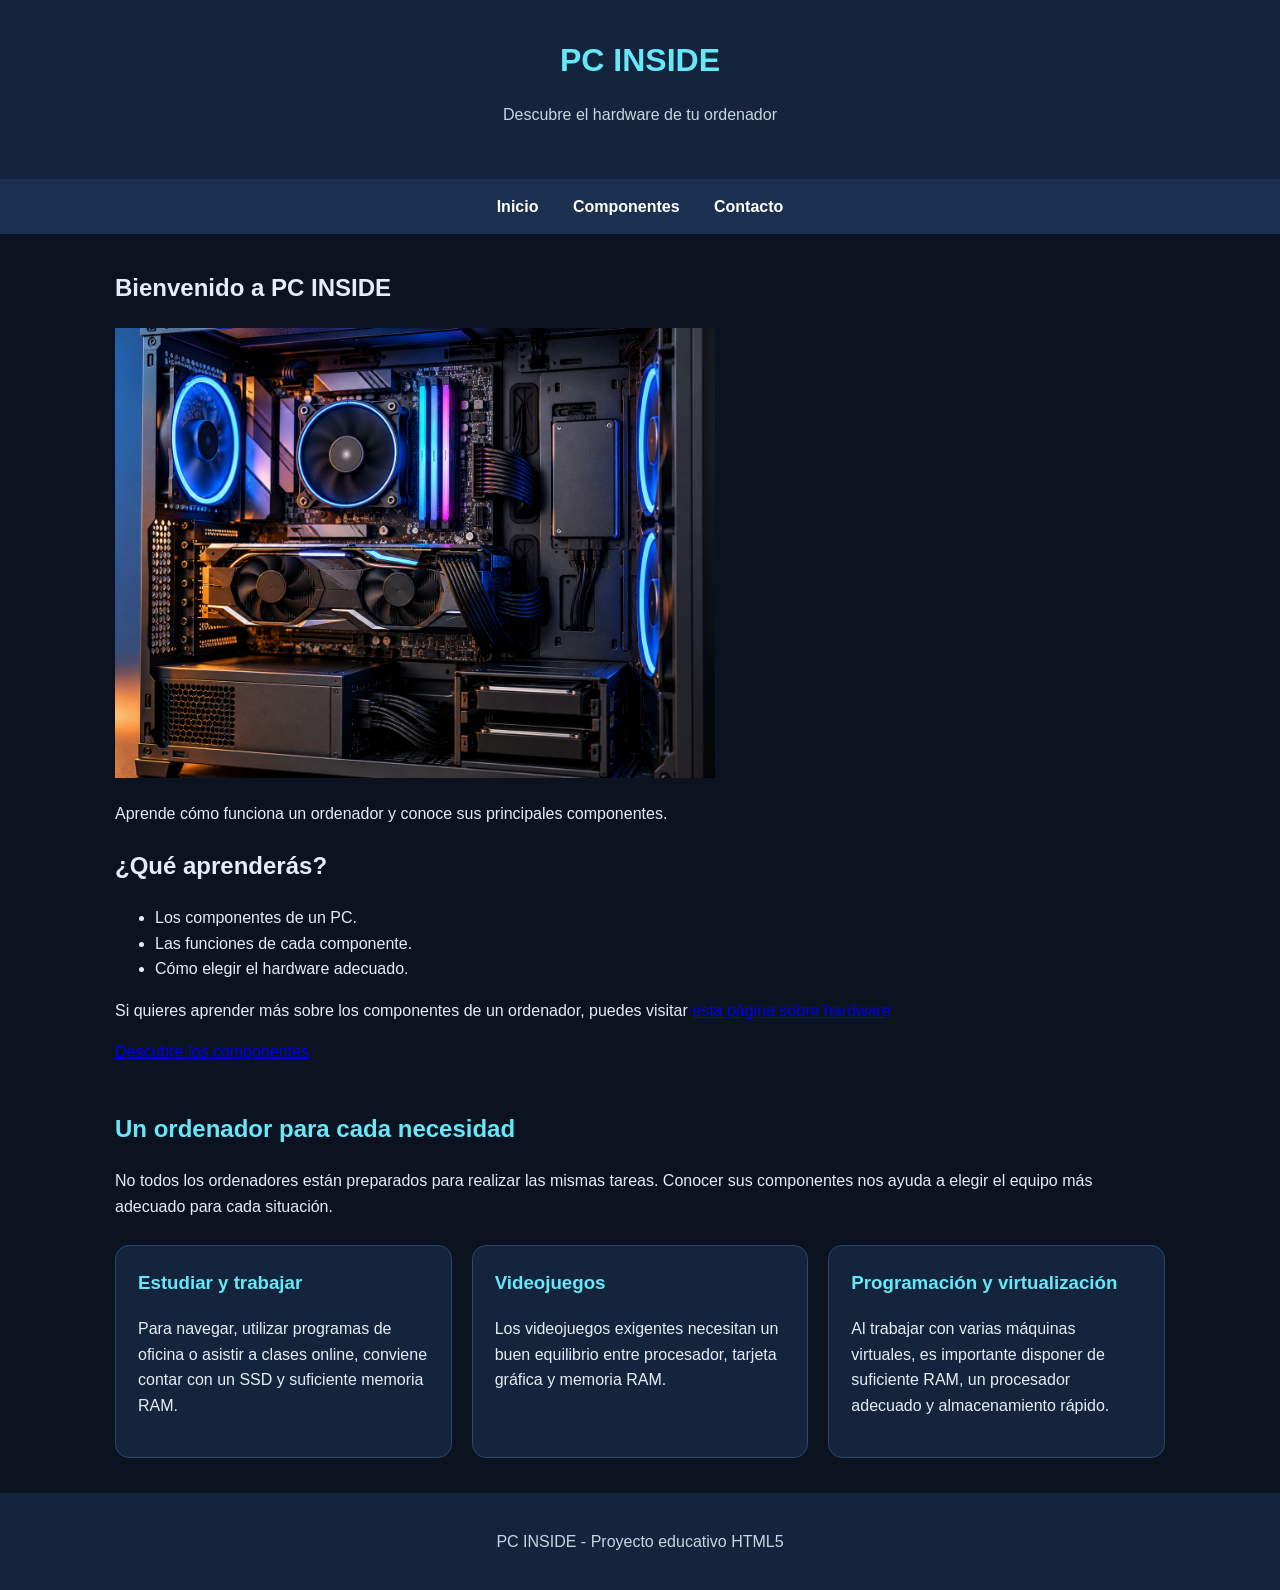
<file: index.html>
<!DOCTYPE html>
<html lang="es">
<head>
    <meta charset="UTF-8">
    <meta name="viewport" content="width=device-width, initial-scale=1.0">
    <title>PC INSIDE - Inicio</title>
<link rel="stylesheet" href="css/styles.css">
</head>
<body>

    <header>
        <h1>PC INSIDE</h1>
        <p>Descubre el hardware de tu ordenador</p>
    </header>

    <nav>
        <a href="index.html">Inicio</a>
        <a href="componentes.html">Componentes</a>
        <a href="contacto.html">Contacto</a>
    </nav>

    <main>
        <section>
            <h2>Bienvenido a PC INSIDE</h2>
            <img src="img/hardware.png" alt="Interior de un ordenador con sus componentes" width="600">

            <p>
                Aprende cómo funciona un ordenador
                y conoce sus principales componentes.
            </p>

            <h2>¿Qué aprenderás?</h2>

            <ul>
                <li>Los componentes de un PC.</li>
                <li>Las funciones de cada componente.</li>
                <li>Cómo elegir el hardware adecuado.</li>
            </ul>
            <p>
                Si quieres aprender más sobre los componentes de un ordenador, puedes visitar <a href="https://es.wikipedia.org/wiki/Hardware"> esta página sobre hardware
                </a>
            </p>

            <p>
                <a href="componentes.html">
                    Descubre los componentes
                </a>
            </p>
        </section>
        
        <section class="perfiles">
            <h2>Un ordenador para cada necesidad</h2>

            <p>
                No todos los ordenadores están preparados
                para realizar las mismas tareas. Conocer
                sus componentes nos ayuda a elegir el
                equipo más adecuado para cada situación.
            </p>

            <div class="tarjetas">
            <article>
                <h3>Estudiar y trabajar</h3>
                <p>
                    Para navegar, utilizar programas de
                    oficina o asistir a clases online,
                    conviene contar con un SSD y
                    suficiente memoria RAM.
                </p>
            </article>

            <article>
                <h3>Videojuegos</h3>
                <p>
                    Los videojuegos exigentes necesitan
                    un buen equilibrio entre procesador,
                    tarjeta gráfica y memoria RAM.
                </p>
            </article>

            <article>
                <h3>Programación y virtualización</h3>
                <p>
                    Al trabajar con varias máquinas
                    virtuales, es importante disponer
                    de suficiente RAM, un procesador
                    adecuado y almacenamiento rápido.
                    
                </p>
            </article>
            </div>
        </section>

    </main>

    <footer>
        <p>PC INSIDE - Proyecto educativo HTML5</p>
    </footer>

</body>
</html>
</file>
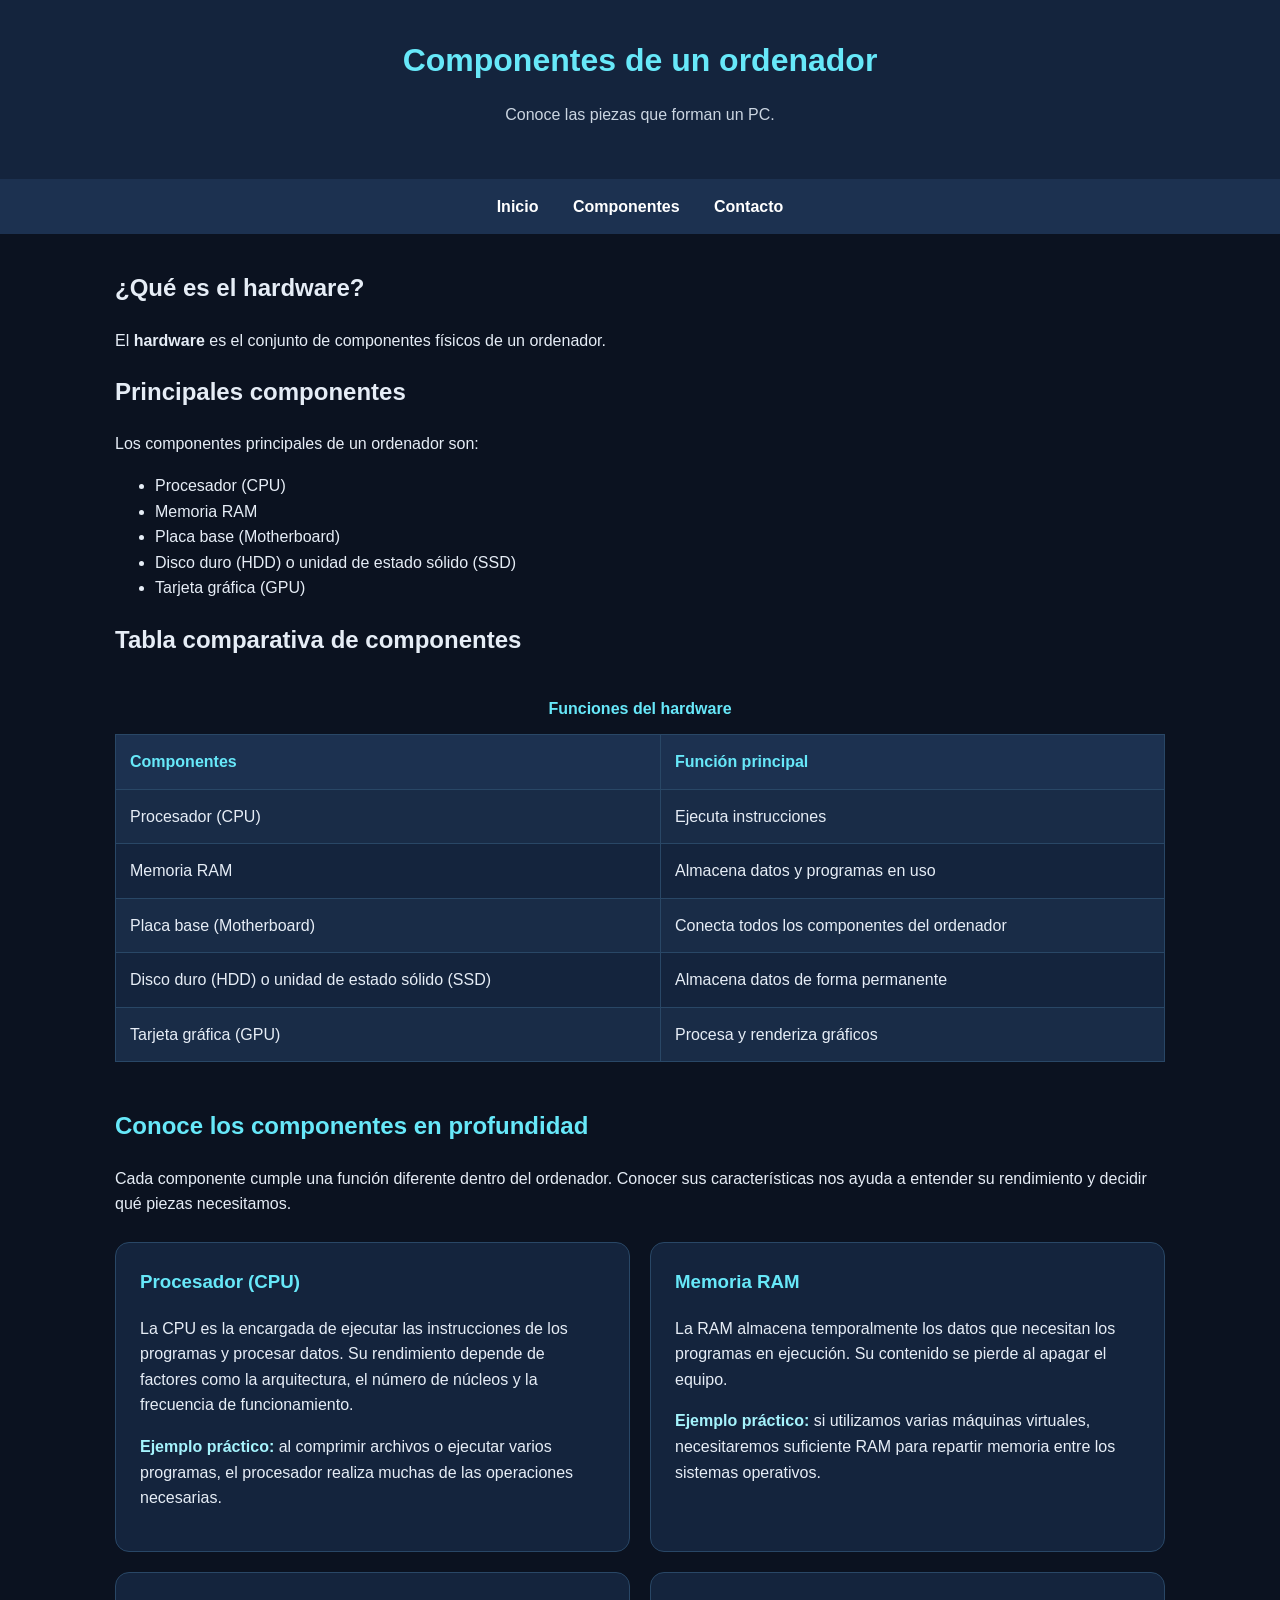
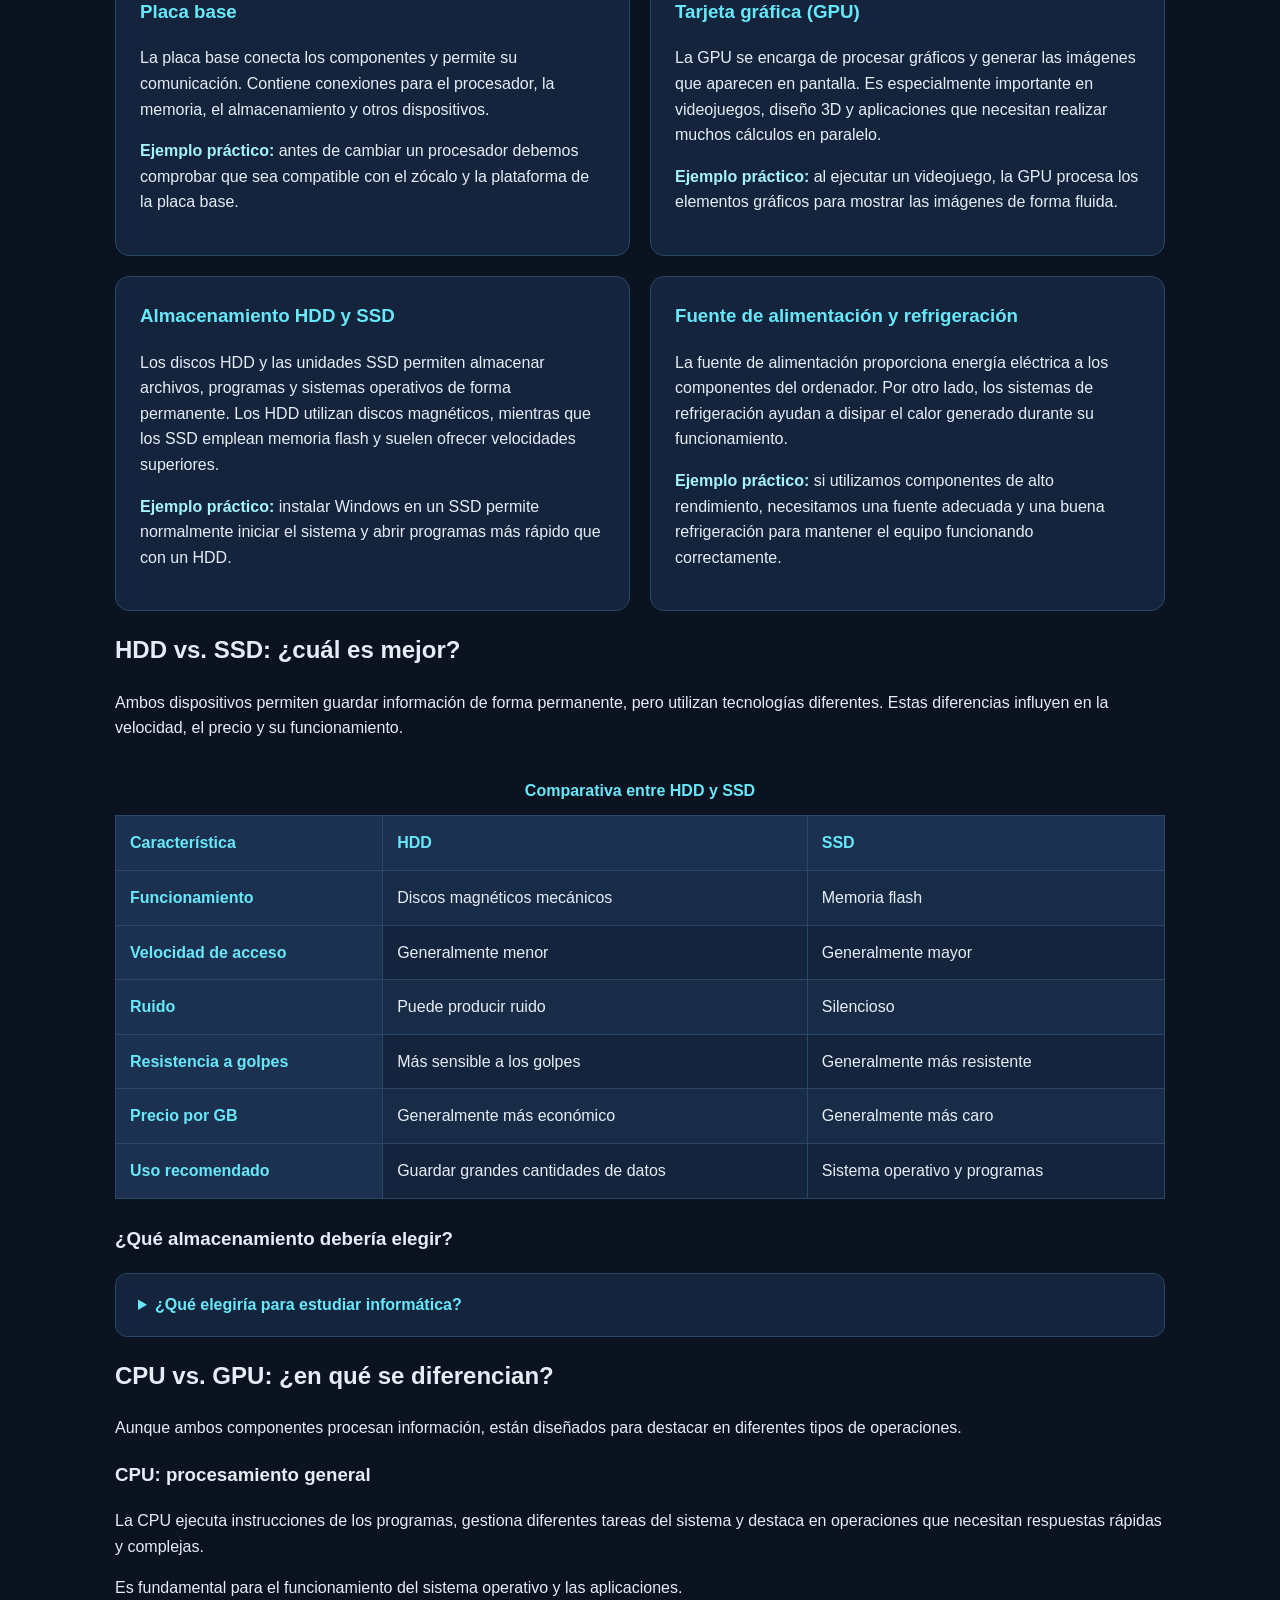
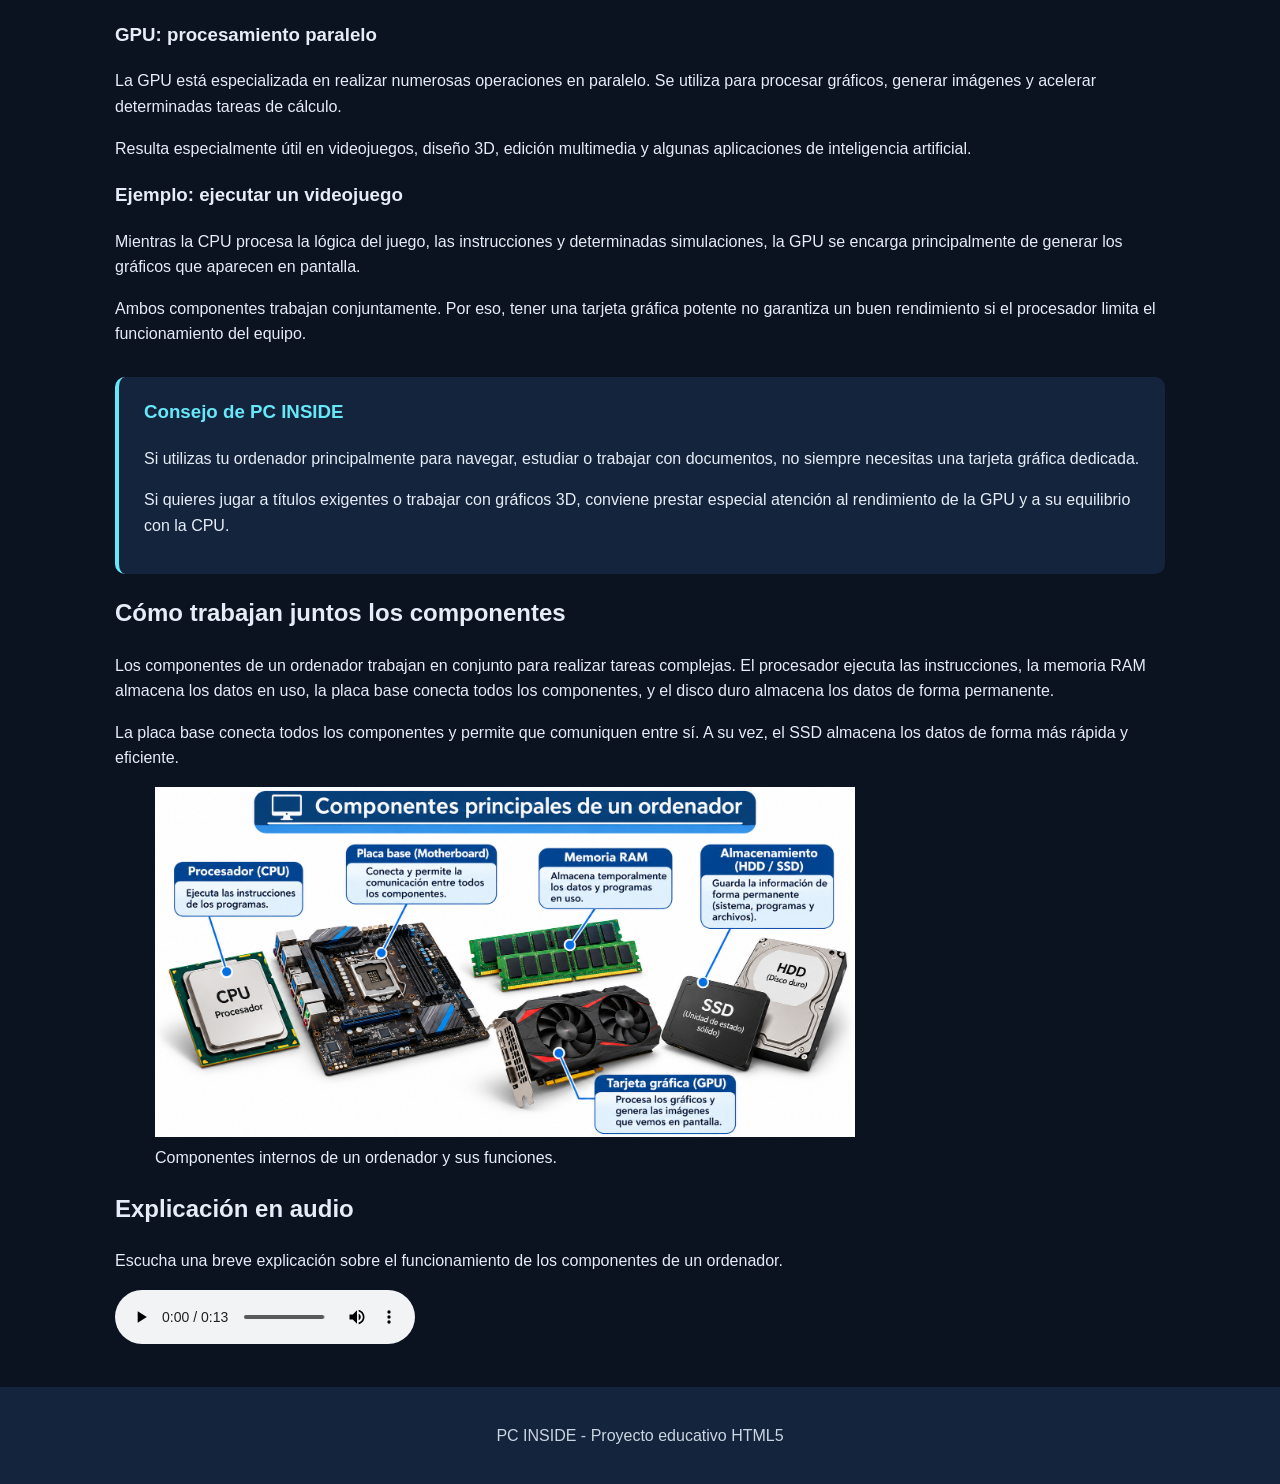
<file: componentes.html>
<!DOCTYPE html>
<html lang="es">
<head>
    <meta charset="UTF-8">
    <meta name="viewport" content="width=device-width, initial-scale=1.0">
    <title>PC INSIDE - Componentes</title>
<link rel="stylesheet" href="css/styles.css">
</head>
<body >
    <header>
            <h1>Componentes de un ordenador</h1>
            <p>Conoce las piezas que forman un PC.</p>
    </header>
    <nav>
            <a href="index.html">Inicio</a>
            <a href="componentes.html">Componentes</a>
            <a href="contacto.html">Contacto</a>
    </nav>

    <main>
        <section>
            <h2>¿Qué es el hardware?</h2>
            <p>
                    El <strong>hardware</strong> es el conjunto de componentes físicos de un ordenador.
            </p>
            <h2>Principales componentes</h2>
            <p>Los componentes principales de un ordenador son:</p>
            <ul>
                <li>Procesador (CPU)</li>
                <li>Memoria RAM</li>
                <li>Placa base (Motherboard)</li>
                <li>Disco duro (HDD) o unidad de estado sólido (SSD)</li>
                <li>Tarjeta gráfica (GPU)</li>
            </ul>
            <h2>Tabla comparativa de componentes</h2>
            <table>
                <caption>Funciones del hardware</caption>

                <tr>
                        <th>Componentes</th>
                        <th>Función principal</th>
                </tr>
                <tr>
                        <td>Procesador (CPU)</td>
                        <td>Ejecuta instrucciones</td>
                </tr>
                <tr>
                        <td>Memoria RAM</td>
                        <td>Almacena datos y programas en uso</td>
                </tr>
                <tr>
                        <td>Placa base (Motherboard)</td>
                        <td>Conecta todos los componentes del ordenador</td>
                </tr>
                <tr>
                        <td>Disco duro (HDD) o unidad de estado sólido (SSD)</td>
                        <td>Almacena datos de forma permanente</td>
                </tr>

                <tr>
                        <td>Tarjeta gráfica (GPU)</td>
                        <td>Procesa y renderiza gráficos</td>
                </tr>

            </table>
        </section>
        
        <section id="guia-hardware">
            <h2>Conoce los componentes en profundidad</h2>

            <p>
                Cada componente cumple una función diferente
                dentro del ordenador. Conocer sus características
                nos ayuda a entender su rendimiento y decidir
                qué piezas necesitamos.
            </p>

            <div class="grid-componentes">
            <article>
                <h3>Procesador (CPU)</h3>

                <p>
                    La CPU es la encargada de ejecutar las
                    instrucciones de los programas y procesar
                    datos. Su rendimiento depende de factores
                    como la arquitectura, el número de núcleos
                    y la frecuencia de funcionamiento.
                </p>

                <p>
                    <strong>Ejemplo práctico:</strong>
                    al comprimir archivos o ejecutar varios
                    programas, el procesador realiza muchas
                    de las operaciones necesarias.
                </p>
            </article>

            <article>
                <h3>Memoria RAM</h3>

                <p>
                    La RAM almacena temporalmente los datos
                    que necesitan los programas en ejecución.
                    Su contenido se pierde al apagar el equipo.
                </p>

                <p>
                    <strong>Ejemplo práctico:</strong>
                    si utilizamos varias máquinas virtuales,
                    necesitaremos suficiente RAM para repartir
                    memoria entre los sistemas operativos.
                </p>
            </article>

            <article>
                <h3>Placa base</h3>

                <p>
                    La placa base conecta los componentes
                    y permite su comunicación. Contiene
                    conexiones para el procesador, la memoria,
                    el almacenamiento y otros dispositivos.
                </p>

                <p>
                    <strong>Ejemplo práctico:</strong>
                    antes de cambiar un procesador debemos
                    comprobar que sea compatible con el
                    zócalo y la plataforma de la placa base.
                </p>
            </article>
            
            <article>
                <h3>Tarjeta gráfica (GPU)</h3>

                <p>
                    La GPU se encarga de procesar gráficos y
                    generar las imágenes que aparecen en pantalla.
                    Es especialmente importante en videojuegos,
                    diseño 3D y aplicaciones que necesitan realizar
                    muchos cálculos en paralelo.
                </p>

                <p>
                    <strong>Ejemplo práctico:</strong>
                    al ejecutar un videojuego, la GPU procesa
                    los elementos gráficos para mostrar
                    las imágenes de forma fluida.
                </p>
            </article>

            <article>
                <h3>Almacenamiento HDD y SSD</h3>

                <p>
                    Los discos HDD y las unidades SSD permiten
                    almacenar archivos, programas y sistemas
                    operativos de forma permanente.
                    Los HDD utilizan discos magnéticos,
                    mientras que los SSD emplean memoria flash
                    y suelen ofrecer velocidades superiores.
                </p>

                <p>
                    <strong>Ejemplo práctico:</strong>
                    instalar Windows en un SSD permite
                    normalmente iniciar el sistema y abrir
                    programas más rápido que con un HDD.
                </p>
            </article>

            <article>
                <h3>Fuente de alimentación y refrigeración</h3>

                <p>
                    La fuente de alimentación proporciona
                    energía eléctrica a los componentes
                    del ordenador. Por otro lado, los sistemas
                    de refrigeración ayudan a disipar el calor
                    generado durante su funcionamiento.
                </p>

                <p>
                    <strong>Ejemplo práctico:</strong>
                    si utilizamos componentes de alto rendimiento,
                    necesitamos una fuente adecuada y una buena
                    refrigeración para mantener el equipo
                    funcionando correctamente.
                </p>
            </article>
            </div>
            
        </section>

        <section id="comparativa-almacenamiento">
            <h2>HDD vs. SSD: ¿cuál es mejor?</h2>

            <p>
                Ambos dispositivos permiten guardar información
                de forma permanente, pero utilizan tecnologías
                diferentes. Estas diferencias influyen en
                la velocidad, el precio y su funcionamiento.
            </p>

            <table>
                <caption>Comparativa entre HDD y SSD</caption>

                <tr>
                    <th>Característica</th>
                    <th>HDD</th>
                    <th>SSD</th>
                </tr>

                <tr>
                    <th>Funcionamiento</th>
                    <td>Discos magnéticos mecánicos</td>
                    <td>Memoria flash</td>
                </tr>

                <tr>
                    <th>Velocidad de acceso</th>
                    <td>Generalmente menor</td>
                    <td>Generalmente mayor</td>
                </tr>

                <tr>
                    <th>Ruido</th>
                    <td>Puede producir ruido</td>
                    <td>Silencioso</td>
                </tr>

                <tr>
                    <th>Resistencia a golpes</th>
                    <td>Más sensible a los golpes</td>
                    <td>Generalmente más resistente</td>
                </tr>

                <tr>
                    <th>Precio por GB</th>
                    <td>Generalmente más económico</td>
                    <td>Generalmente más caro</td>
                </tr>

                <tr>
                    <th>Uso recomendado</th>
                    <td>Guardar grandes cantidades de datos</td>
                    <td>Sistema operativo y programas</td>
                </tr>
            </table>
            
            <h3>¿Qué almacenamiento debería elegir?</h3>

            <details>
                <summary>
                    ¿Qué elegiría para estudiar informática?
                </summary>

                <p>
                    Un SSD es una buena opción para instalar
                    Windows, Ubuntu y los programas que utilizamos
                    en clase. Su rapidez ayuda a reducir los
                    tiempos de carga.
                </p>

                <p>
                    Si necesitamos almacenar muchos archivos
                    o realizar copias de seguridad, podemos
                    complementarlo con un HDD de gran capacidad.
                </p>
            </details>

        </section>
        
        <section id="cpu-vs-gpu">
            <h2>CPU vs. GPU: ¿en qué se diferencian?</h2>

            <p>
                Aunque ambos componentes procesan información,
                están diseñados para destacar en diferentes
                tipos de operaciones.
            </p>

            <article>
                <h3>CPU: procesamiento general</h3>

                <p>
                    La CPU ejecuta instrucciones de los programas,
                    gestiona diferentes tareas del sistema y
                    destaca en operaciones que necesitan
                    respuestas rápidas y complejas.
                </p>

                <p>
                    Es fundamental para el funcionamiento
                    del sistema operativo y las aplicaciones.
                </p>
            </article>

            <article>
                <h3>GPU: procesamiento paralelo</h3>

                <p>
                    La GPU está especializada en realizar
                    numerosas operaciones en paralelo.
                    Se utiliza para procesar gráficos,
                    generar imágenes y acelerar determinadas
                    tareas de cálculo.
                </p>

                <p>
                    Resulta especialmente útil en videojuegos,
                    diseño 3D, edición multimedia y algunas
                    aplicaciones de inteligencia artificial.
                </p>
            </article>

            <h3>Ejemplo: ejecutar un videojuego</h3>

            <p>
                Mientras la CPU procesa la lógica del juego,
                las instrucciones y determinadas simulaciones,
                la GPU se encarga principalmente de generar
                los gráficos que aparecen en pantalla.
            </p>

            <p>
                Ambos componentes trabajan conjuntamente.
                Por eso, tener una tarjeta gráfica potente
                no garantiza un buen rendimiento si el
                procesador limita el funcionamiento del equipo.
            </p>
            
            <aside>
                <h3>Consejo de PC INSIDE</h3>

                <p>
                    Si utilizas tu ordenador principalmente
                    para navegar, estudiar o trabajar con
                    documentos, no siempre necesitas una
                    tarjeta gráfica dedicada.
                </p>

                <p>
                    Si quieres jugar a títulos exigentes
                    o trabajar con gráficos 3D, conviene
                    prestar especial atención al rendimiento
                    de la GPU y a su equilibrio con la CPU.
                </p>
            </aside>
        </section>

        <section>
                <h2>Cómo trabajan juntos los componentes</h2>
                <p>Los componentes de un ordenador trabajan en conjunto para realizar tareas complejas. El procesador ejecuta las instrucciones, la memoria RAM almacena los datos en uso, la placa base conecta todos los componentes, y el disco duro almacena los datos de forma permanente.</p>
                <p>La placa base conecta todos los componentes y permite que comuniquen entre sí. A su vez, el SSD almacena los datos de forma más rápida y eficiente.</p>
                <figure>
                    <img src="img/componentes.png" alt="Componentes de un ordenador" width="700">
                    <figcaption>Componentes internos de un ordenador y sus funciones.</figcaption>
                </figure>
                <h2>Explicación en audio</h2>

                <p>Escucha una breve explicación sobre el funcionamiento de los componentes de un ordenador.</p>

                <audio controls>
                        <source src="media/explicacion-hardware.mp3" type="audio/mpeg">
                        Tu navegador no admite la reproducción de audio.
                </audio>
        </section>
    </main>
    <footer>
            <p>PC INSIDE - Proyecto educativo HTML5</p>
    </footer>
</body>
</html>
</file>
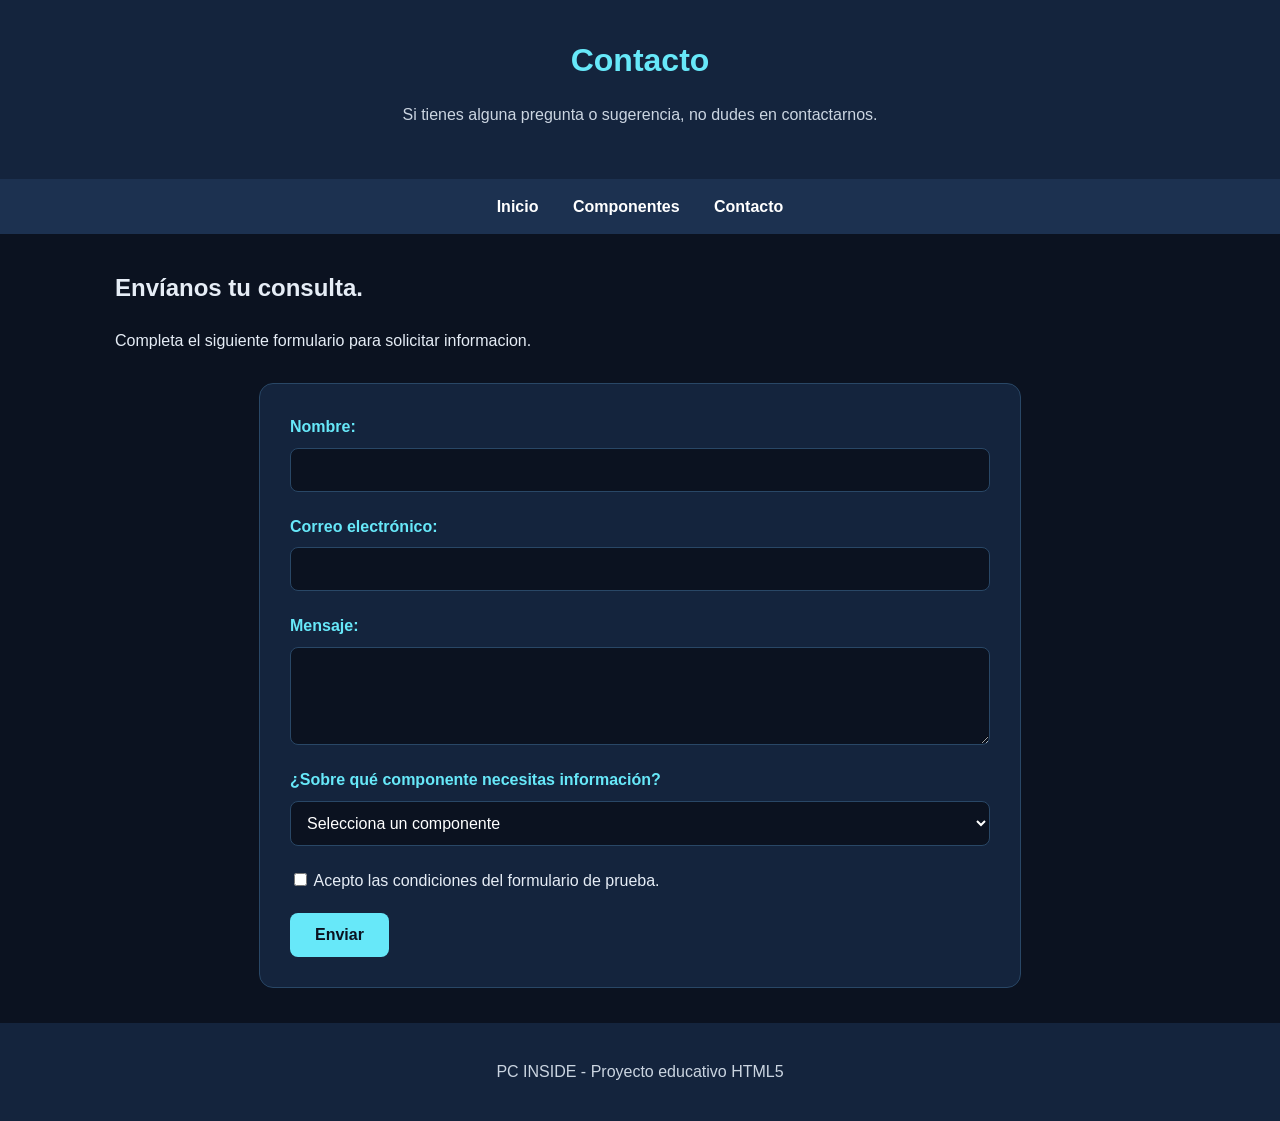
<file: contacto.html>
<!DOCTYPE html>
<html lang="es">
<head>
    <meta charset="UTF-8">
    <meta name="viewport" content="width=device-width, initial-scale=1.0">
    <title>PC INSIDE - Contacto</title>
<link rel="stylesheet" href="css/styles.css">
</head>
<body>
    <header>
        <h1>Contacto</h1>
        <p>Si tienes alguna pregunta o sugerencia, no dudes en contactarnos.</p>
    </header>

    <nav>
        <a href="index.html">Inicio</a>
        <a href="componentes.html">Componentes</a>
        <a href="contacto.html">Contacto</a>
    </nav>

    <main>
        <section>
            <h2>Envíanos tu consulta.</h2>
            <p>Completa el siguiente formulario para solicitar informacion.</p>
            <form>
                <label for="nombre">Nombre:</label>
                <input type="text" id="nombre" name="nombre" required>

                <label for="email">Correo electrónico:</label>
                <input type="email" id="email" name="email" required>

                <label for="mensaje">Mensaje:</label>
                <textarea id="mensaje" name="mensaje" rows="4" required></textarea>

                <label for="tema">¿Sobre qué componente necesitas información?</label>
                <select id="tema" name="tema" required>
                    <option value="">Selecciona un componente</option>
                    <option value="cpu">Procesador (CPU)</option>
                    <option value="ram">Memoria RAM</option>
                    <option value="motherboard">Placa base (Motherboard)</option>
                    <option value="hdd">Disco duro (HDD)</option>
                    <option value="ssd">Unidad de estado sólido (SSD)</option>
                    <option value="gpu">Tarjeta gráfica (GPU)</option>
                </select>

                <p>
                    <input type="checkbox" id="aceptacion" name="aceptacion" required>
                    <label for="aceptacion">Acepto las condiciones del formulario de prueba.</label>
                </p>

                <button type="submit">Enviar</button>
            </form>
        </section>
    </main>

    <footer>
    <p>PC INSIDE - Proyecto educativo HTML5</p>
    </footer>
</body>
</html>
</file>
<file: css/styles.css>
/* ESTILOS GENERALES */

body {
    margin: 0;
    font-family: Arial, Helvetica, sans-serif;
    background-color: #0b1220;
    color: #e6edf6;
    line-height: 1.6;
}

/* CABECERA */

header {
    background-color: #14243d;
    text-align: center;
    padding: 35px 20px;
}

header h1 {
    color: #67e8f9;
    margin: 0;
}

header p {
    color: #cbd5e1;
}

/* MENU DE NAVEGACION */

nav {
    background-color: #1c3150;
    text-align: center;
    padding: 15px;
}

nav a {
    color: white;
    text-decoration: none;
    margin: 0 15px;
    font-weight: bold;
}

nav a:hover {
    color: #67e8f9;
}

/* CONTENIDO PRINCIPAL */

main {
    max-width: 1050px;
    margin: 35px auto;
    padding: 0 20px;
}

/* PIE DE PAGINA */

footer {
    background-color: #14243d;
    color: #cbd5e1;
    text-align: center;
    padding: 20px;
}

/* TARJETAS DE LA PORTADA */

.perfiles {
    margin-top: 45px;
}

.perfiles h2 {
    color: #67e8f9;
}

.tarjetas {
    display: grid;
    grid-template-columns: repeat(auto-fit, minmax(230px, 1fr));
    gap: 20px;
    margin-top: 25px;
}

.tarjetas article {
    background-color: #14243d;
    border: 1px solid #294766;
    border-radius: 14px;
    padding: 22px;
}

.tarjetas h3 {
    color: #67e8f9;
    margin-top: 0;
}

/* TABLAS DE COMPONENTES */

table {
    width: 100%;
    border-collapse: collapse;
    margin: 25px 0;
    background-color: #14243d;
    border: 1px solid #294766;
}

caption {
    color: #67e8f9;
    font-weight: bold;
    padding: 12px;
}

th, td {
    padding: 14px;
    border: 1px solid #294766;
    text-align: left;
}

th {
    background-color: #1c3150;
    color: #67e8f9;
}

tr:nth-child(even) {
    background-color: #192c47;
}

/* TARJETAS DE LA GUIA DE HARDWARE */

#guia-hardware {
    margin-top: 45px;
}

#guia-hardware h2 {
    color: #67e8f9;
}

.grid-componentes {
    display: grid;
    grid-template-columns: repeat(2, minmax(0, 1fr));
    gap: 20px;
    margin-top: 25px;
}

.grid-componentes article {
    background-color: #14243d;
    border: 1px solid #294766;
    border-radius: 14px;
    padding: 24px;
}

.grid-componentes h3 {
    color: #67e8f9;
    margin-top: 0;
}

.grid-componentes strong {
    color: #a5f3fc;
}

/* EFECTOS EN LAS TARJETAS */

.tarjetas article,
.grid-componentes article {
    transition: transform 0.25s ease,
                border-color 0.25s ease,
                box-shadow 0.25s ease;
}

.tarjetas article:hover,
.grid-componentes article:hover {
    transform: translateY(-5px);
    border-color: #67e8f9;
    box-shadow: 0 10px 24px rgba(0, 0, 0, 0.25);
}

/* DESPLEGABLE HDD Y SSD */

#comparativa-almacenamiento details {
    background-color: #14243d;
    border: 1px solid #294766;
    border-radius: 12px;
    padding: 18px 22px;
    margin-top: 20px;
}

#comparativa-almacenamiento summary {
    color: #67e8f9;
    font-weight: bold;
    cursor: pointer;
}

#comparativa-almacenamiento details[open] {
    border-color: #67e8f9;
}

#comparativa-almacenamiento details p {
    color: #e6edf6;
    margin-bottom: 10px;
}


/* CONSEJO DE PC INSIDE */

#cpu-vs-gpu aside {
    background-color: #14243d;
    border-left: 4px solid #67e8f9;
    border-radius: 10px;
    padding: 20px 25px;
    margin-top: 30px;
}

#cpu-vs-gpu aside h3 {
    color: #67e8f9;
    margin-top: 0;
}

#cpu-vs-gpu aside p {
    color: #e6edf6;
}

/* FORMULARIO DE CONTACTO */

form {
    max-width: 700px;
    margin: 30px auto;
    padding: 30px;
    background-color: #14243d;
    border: 1px solid #294766;
    border-radius: 14px;
}

form > label {
    display: block;
    margin-bottom: 8px;
    font-weight: bold;
    color: #67e8f9;
}

form input[type="text"],
form input[type="email"],
form textarea,
form select {
    display: block;
    width: 100%;
    box-sizing: border-box;
    padding: 12px;
    margin-bottom: 22px;
    background-color: #0b1220;
    color: white;
    border: 1px solid #294766;
    border-radius: 8px;
    font-family: inherit;
    font-size: 16px;
}

/* CAMPO SELECCIONADO */

form input:focus,
form textarea:focus,
form select:focus {
    outline: 2px solid #67e8f9;
    outline-offset: 2px;
}

/* CASILLA DE ACEPTACION */

form p {
    margin: 20px 0;
}

form input[type="checkbox"] {
    accent-color: #67e8f9;
}

/* BOTON DE ENVIO */

form button {
    background-color: #67e8f9;
    color: #0b1220;
    padding: 13px 25px;
    border: none;
    border-radius: 8px;
    font-weight: bold;
    font-size: 16px;
    cursor: pointer;
    transition: background-color 0.25s ease;
}

form button:hover {
    background-color: #22d3ee;
}
</file>
